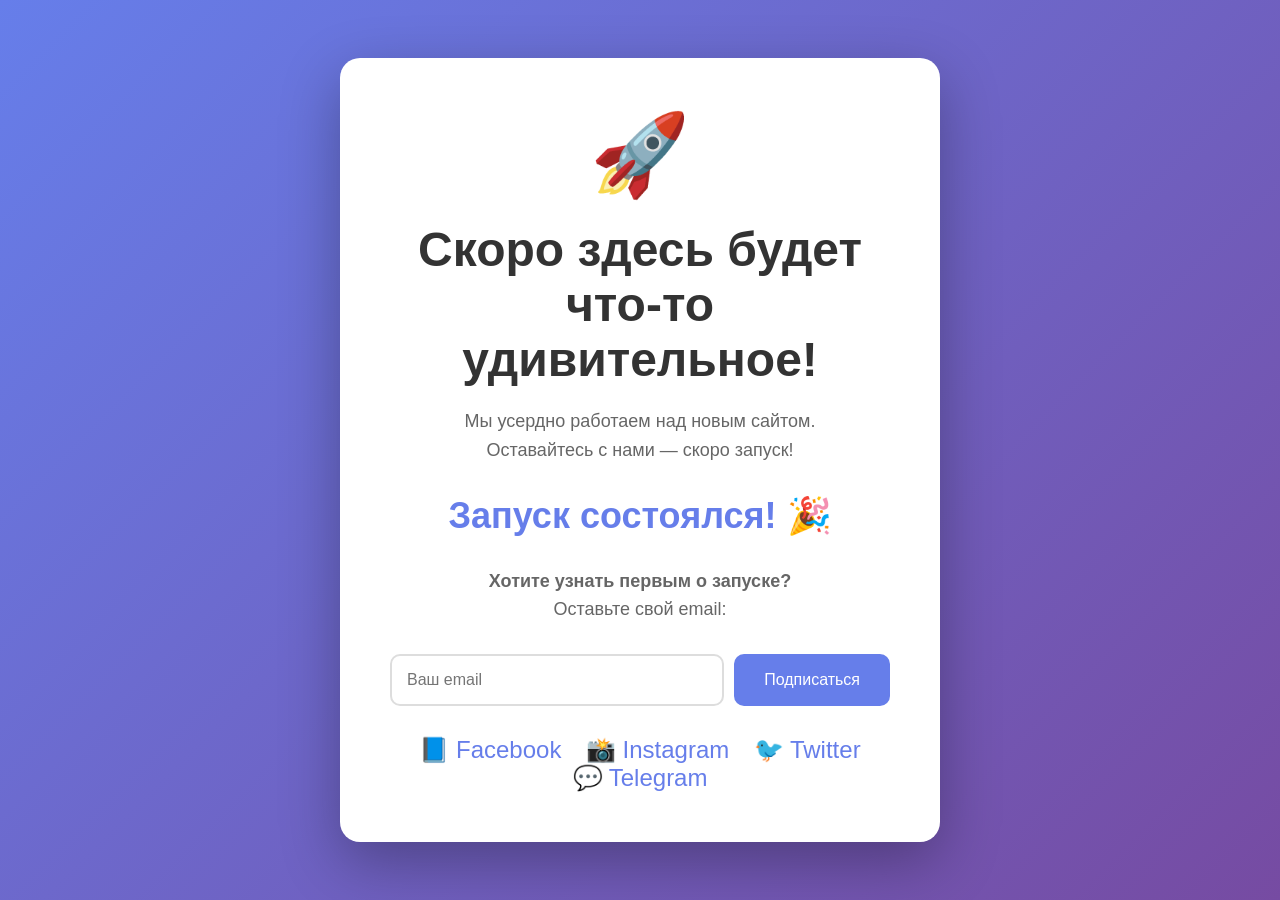
<file: coming-soon.html>
<!DOCTYPE html>
<html lang="ru">
<head>
    <meta charset="UTF-8">
    <meta name="viewport" content="width=device-width, initial-scale=1.0">
    <title>Скоро здесь будет сайт</title>
    <style>
        * {
            margin: 0;
            padding: 0;
            box-sizing: border-box;
        }
        
        body {
            font-family: Arial, sans-serif;
            background: linear-gradient(135deg, #667eea 0%, #764ba2 100%);
            min-height: 100vh;
            display: flex;
            justify-content: center;
            align-items: center;
            padding: 20px;
        }
        
        .container {
            background: white;
            border-radius: 20px;
            padding: 50px;
            text-align: center;
            max-width: 600px;
            box-shadow: 0 20px 60px rgba(0,0,0,0.3);
        }
        
        h1 {
            font-size: 48px;
            color: #333;
            margin-bottom: 20px;
        }
        
        .emoji {
            font-size: 80px;
            margin-bottom: 20px;
        }
        
        p {
            font-size: 18px;
            color: #666;
            line-height: 1.6;
            margin-bottom: 30px;
        }
        
        .countdown {
            font-size: 36px;
            font-weight: bold;
            color: #667eea;
            margin: 30px 0;
        }
        
        .input-group {
            display: flex;
            gap: 10px;
            margin-bottom: 20px;
        }
        
        input {
            flex: 1;
            padding: 15px;
            border: 2px solid #ddd;
            border-radius: 10px;
            font-size: 16px;
        }
        
        button {
            background: #667eea;
            color: white;
            border: none;
            padding: 15px 30px;
            border-radius: 10px;
            font-size: 16px;
            cursor: pointer;
            transition: transform 0.3s;
        }
        
        button:hover {
            transform: scale(1.05);
            background: #5a67d8;
        }
        
        .social-links {
            margin-top: 30px;
        }
        
        .social-links a {
            color: #667eea;
            text-decoration: none;
            margin: 0 10px;
            font-size: 24px;
        }
        
        .social-links a:hover {
            color: #764ba2;
        }
        
        @media (max-width: 600px) {
            .container {
                padding: 30px;
            }
            
            h1 {
                font-size: 32px;
            }
            
            .input-group {
                flex-direction: column;
            }
        }
    </style>
</head>
<body>
    <div class="container">
        <div class="emoji">
            🚀
        </div>
        
        <h1>
            Скоро здесь будет<br>
            что-то удивительное!
        </h1>
        
        <p>
            Мы усердно работаем над новым сайтом.<br>
            Оставайтесь с нами — скоро запуск!
        </p>
        
        <div class="countdown" id="countdown"></div>
        
        <p>
            <strong>Хотите узнать первым о запуске?</strong><br>
            Оставьте свой email:
        </p>
        
        <div class="input-group">
            <input type="email" id="email" placeholder="Ваш email">
            <button onclick="subscribe()">Подписаться</button>
        </div>
        
        <div class="social-links">
            <a href="#">📘 Facebook</a>
            <a href="#">📸 Instagram</a>
            <a href="#">🐦 Twitter</a>
            <a href="#">💬 Telegram</a>
        </div>
    </div>
    
    <script>
        // Таймер обратного отсчета (до Нового года или укажите свою дату)
        function updateCountdown() {
            // Укажите свою дату запуска (год, месяц (0-11), день)
            const launchDate = new Date(2025, 0, 1); // 1 января 2025
            const now = new Date();
            const diff = launchDate - now;
            
            if (diff <= 0) {
                document.getElementById('countdown').innerHTML = "Запуск состоялся! 🎉";
                return;
            }
            
            const days = Math.floor(diff / (1000 * 60 * 60 * 24));
            const hours = Math.floor((diff % (86400000)) / 3600000);
            const minutes = Math.floor((diff % 3600000) / 60000);
            const seconds = Math.floor((diff % 60000) / 1000);
            
            document.getElementById('countdown').innerHTML = 
                `${days}д ${hours}ч ${minutes}м ${seconds}с`;
        }
        
        updateCountdown();
        setInterval(updateCountdown, 1000);
        
        // Функция подписки (пока просто показывает сообщение)
        function subscribe() {
            const email = document.getElementById('email').value;
            
            if (!email) {
                alert('Пожалуйста, введите email');
                return;
            }
            
            if (!email.includes('@')) {
                alert('Введите корректный email');
                return;
            }
            
            // Здесь вы можете добавить отправку на ваш email или в базу данных
            alert(`Спасибо за подписку, ${email}! Мы сообщим вам о запуске.`);
            document.getElementById('email').value = '';
        }
        
        // Добавляем обработчик Enter в поле email
        document.getElementById('email').addEventListener('keypress', function(e) {
            if (e.key === 'Enter') {
                subscribe();
            }
        });
    </script>
</body>
</html>
</file>
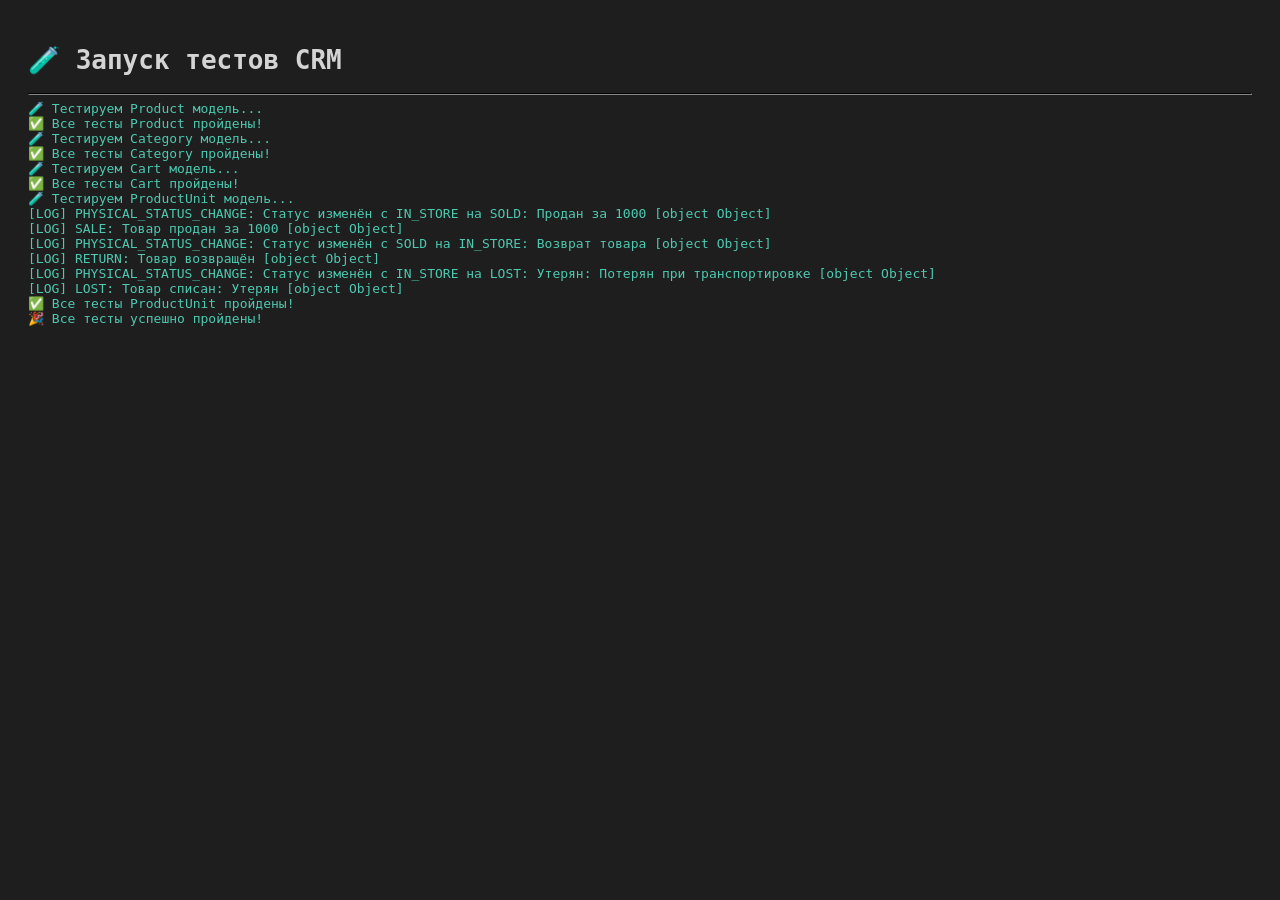
<file: tests/testRunner.html>
<!DOCTYPE html>
<html lang="ru">
<head>
    <meta charset="UTF-8">
    <title>CRM Тесты</title>
    <style>
        body {
            font-family: monospace;
            background: #1e1e1e;
            color: #d4d4d4;
            padding: 20px;
        }
        .test-pass { color: #4ec9b0; }
        .test-fail { color: #f48771; }
        hr { border-color: #333; }
    </style>
</head>
<body>
    <h1>🧪 Запуск тестов CRM</h1>
    <hr>
    <div id="output"></div>
    
    <script type="module">
        import { testProductModel } from '../js/models/Product.js';
        import { testCategoryModel } from '../js/models/Category.js';
        import { testCartModel } from '../js/models/Cart.js';
        import { testProductUnitModel } from '../js/models/ProductUnit.js';
        
        const output = document.getElementById('output');
        
        function log(message, isError = false) {
            const div = document.createElement('div');
            div.textContent = message;
            div.style.color = isError ? '#f48771' : '#4ec9b0';
            output.appendChild(div);
        }
        
        // Перехватываем console.log
        const originalLog = console.log;
        console.log = function(...args) {
            originalLog.apply(console, args);
            log(args.join(' '));
        };
        
        console.error = function(...args) {
            originalLog.apply(console, args);
            log(args.join(' '), true);
        };
        
        // Запускаем тесты
        try {
            testProductModel();
            testCategoryModel();
            testCartModel();
            testProductUnitModel();
            log('\n🎉 Все тесты успешно пройдены!');
        } catch (e) {
            log(`\n💥 Ошибка: ${e.message}`, true);
        }
    </script>
</body>
</html>
</file>
